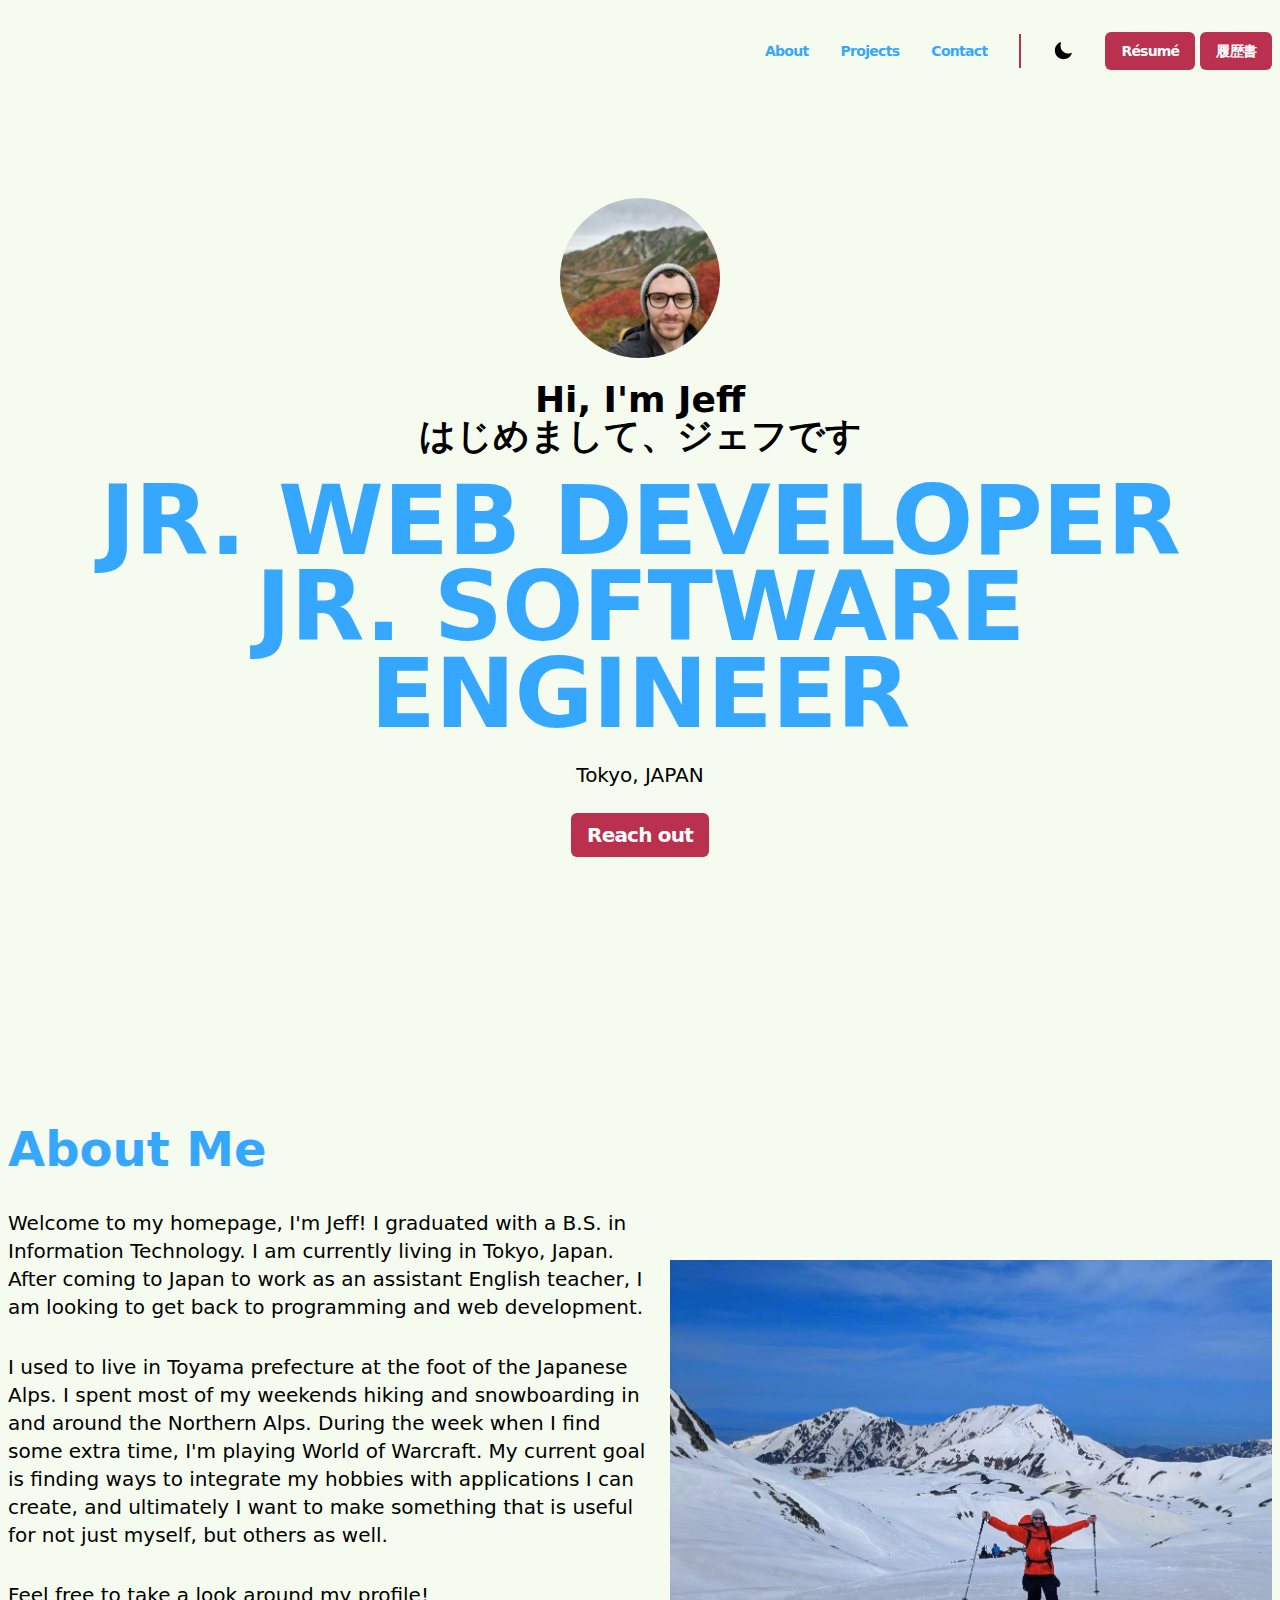
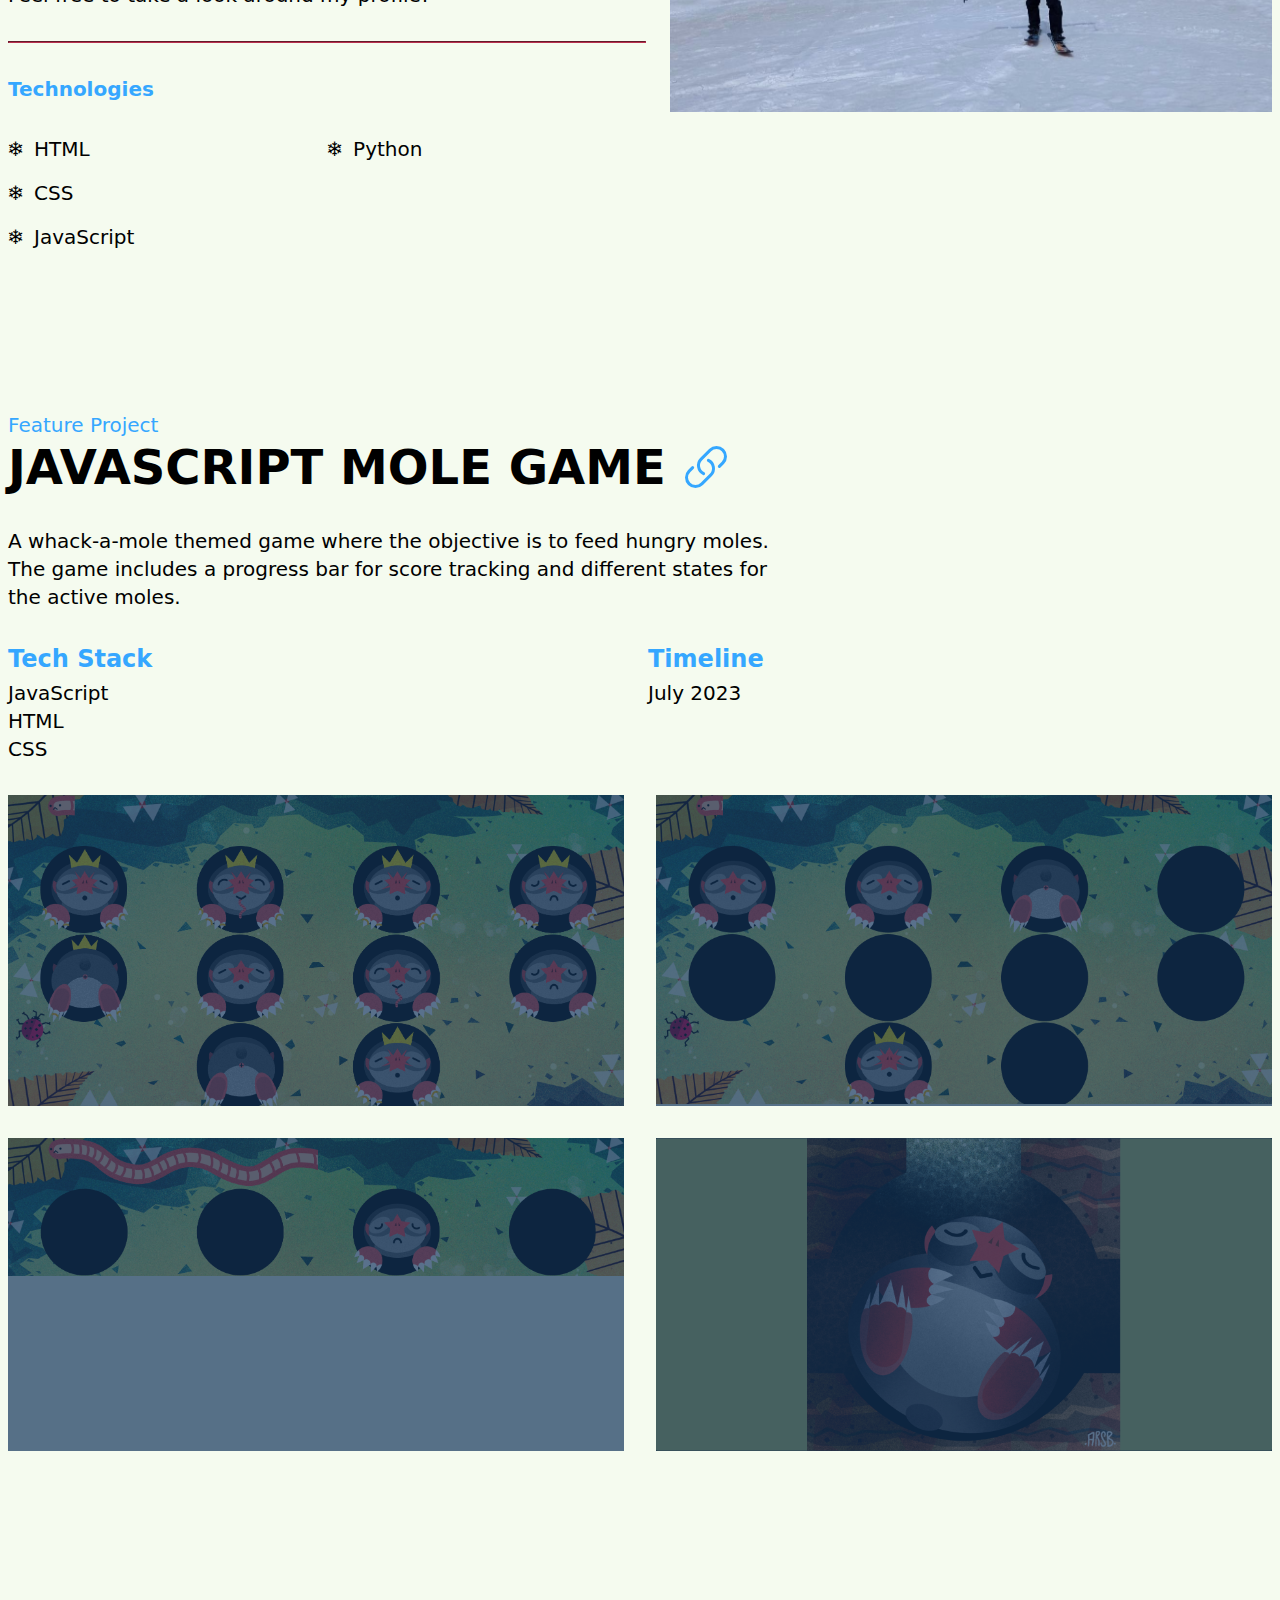
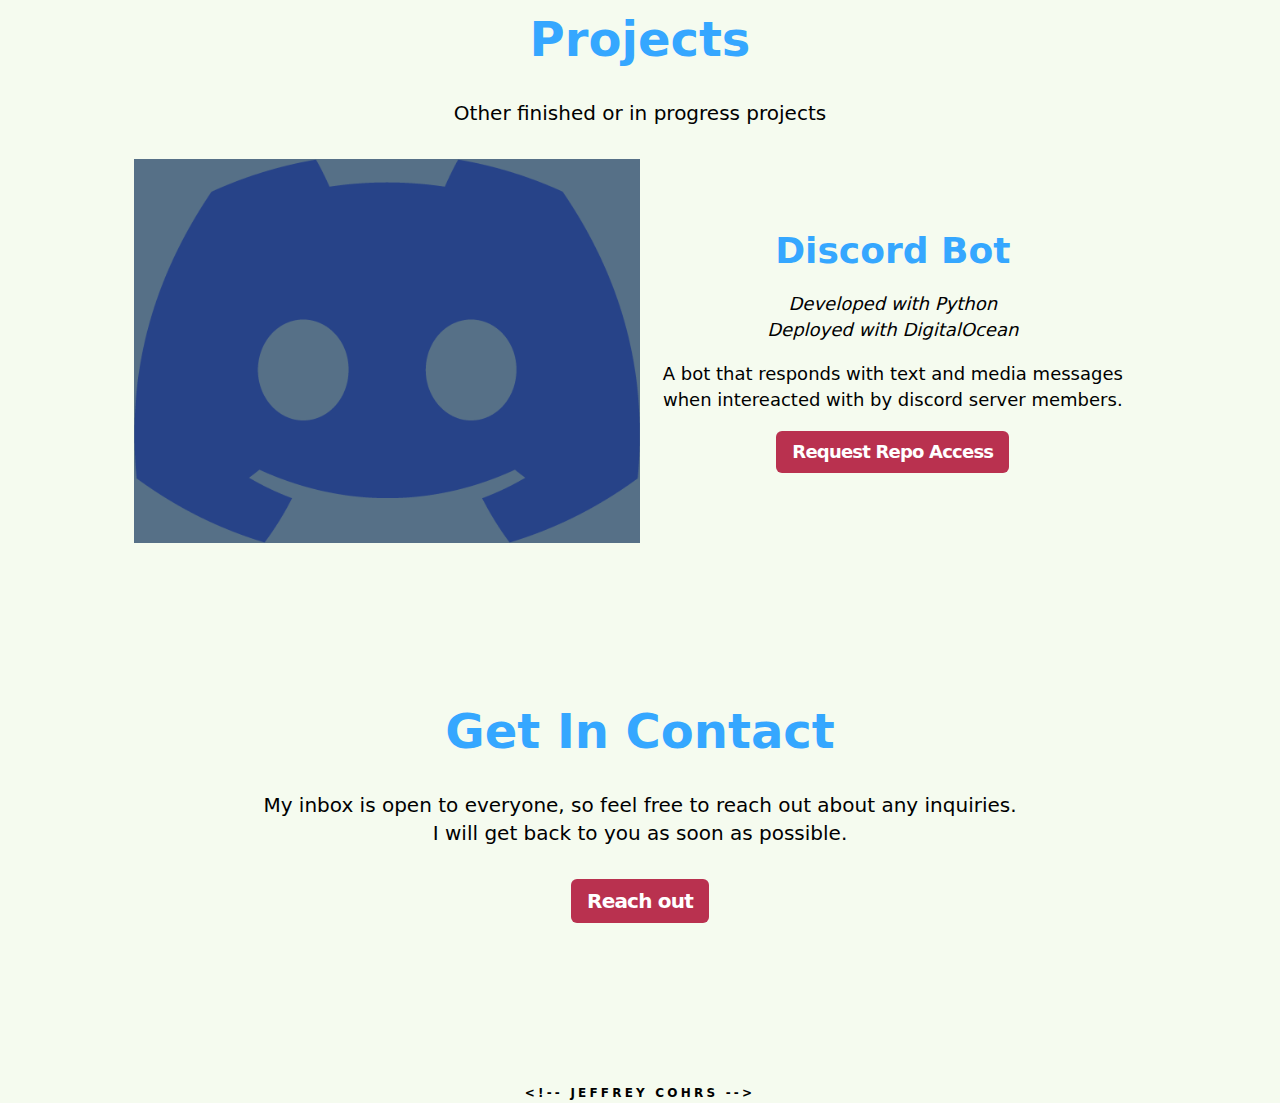
<file: index.html>
<!DOCTYPE html>
<html lang="en">
<head>
    <meta charset="UTF-8">
    <meta name="viewport" content="width=device-width, initial-scale=1.0">
	<meta name="description" content="portfolio website for jeffrey cohrs">
	<meta name="keywords" content="jeff, jeffrey, cohrs">
    <title>Jeff Cohrs</title>
	<link rel="stylesheet" href="css/normalize.css">
	<link rel="stylesheet" href="css/components/header.css">
    <link rel="stylesheet" href="css/style.css">
	<link rel="stylesheet" href="css/components/hero.css">
	<link rel="stylesheet" href="css/components/about.css">
	<link rel="stylesheet" href="css/components/featured.css">
	<link rel="stylesheet" href="css/components/work.css">
	<link rel="stylesheet" href="css/components/contact.css">
	<link rel="stylesheet" href="css/components/footer.css">
	<link rel="stylesheet" href="css/components/mobile-nav.css">
	<link rel="stylesheet" href="css/utils.css">
</head>

<body>
	<header class="header container">
		<nav>
			<ul class="header__menu">
				<li>
					<a class="header__link" href="#about">About</a>
				</li>
				<li>
					<a class="header__link" href="#featured">Projects</a>
				</li>
				<li>
					<a class="header__link" href="#contact">Contact</a>
				</li>
				<li class="header__line"></li>
				<li>
					<button aria-label="dark mode toggle button" id="theme-toggle" class="header__toggle">
						<!-- sun -->					
						<svg xmlns="http://www.w3.org/2000/svg" viewBox="0 0 24 24" fill="currentColor" id="toggle-sun" style="display: none;">
							<path d="M12 2.25a.75.75 0 01.75.75v2.25a.75.75 0 01-1.5 0V3a.75.75 0 01.75-.75zM7.5 12a4.5 4.5 0 119 0 4.5 4.5 0 01-9 0zM18.894 6.166a.75.75 0 00-1.06-1.06l-1.591 1.59a.75.75 0 101.06 1.061l1.591-1.59zM21.75 12a.75.75 0 01-.75.75h-2.25a.75.75 0 010-1.5H21a.75.75 0 01.75.75zM17.834 18.894a.75.75 0 001.06-1.06l-1.59-1.591a.75.75 0 10-1.061 1.06l1.59 1.591zM12 18a.75.75 0 01.75.75V21a.75.75 0 01-1.5 0v-2.25A.75.75 0 0112 18zM7.758 17.303a.75.75 0 00-1.061-1.06l-1.591 1.59a.75.75 0 001.06 1.061l1.591-1.59zM6 12a.75.75 0 01-.75.75H3a.75.75 0 010-1.5h2.25A.75.75 0 016 12zM6.697 7.757a.75.75 0 001.06-1.06l-1.59-1.591a.75.75 0 00-1.061 1.06l1.59 1.591z" />
						</svg>
						<!-- moon -->
						<svg xmlns="http://www.w3.org/2000/svg" viewBox="0 0 24 24" fill="currentColor" id="toggle-moon" style="color: black">
							<path fill-rule="evenodd" d="M9.528 1.718a.75.75 0 01.162.819A8.97 8.97 0 009 6a9 9 0 009 9 8.97 8.97 0 003.463-.69.75.75 0 01.981.98 10.503 10.503 0 01-9.694 6.46c-5.799 0-10.5-4.701-10.5-10.5 0-4.368 2.667-8.112 6.46-9.694a.75.75 0 01.818.162z" clip-rule="evenodd" />
						</svg>				  
					</button>
				</li>
				<li>
					<!-- download="jeffrey_cohrs_résumé" -->
					<a class="header__resume btn" href="Jeffrey Cohrs Resume.pdf" target="_blank">Résumé</a>
					<a class="header__resume btn" href="履歴書＿コーズ・ジェフリー.pdf" target="_blank">履歴書</a>
				</li>
			</ul>

			<button aria-label="mobile navigation menu button" class="header__hamburger" title="hamburger-menu">
				<svg xmlns="http://www.w3.org/2000/svg" viewBox="0 0 24 24" fill="currentColor">
					<path fill-rule="evenodd" d="M3 6.75A.75.75 0 013.75 6h16.5a.75.75 0 010 1.5H3.75A.75.75 0 013 6.75zM3 12a.75.75 0 01.75-.75h16.5a.75.75 0 010 1.5H3.75A.75.75 0 013 12zm0 5.25a.75.75 0 01.75-.75h16.5a.75.75 0 010 1.5H3.75a.75.75 0 01-.75-.75z" clip-rule="evenodd" />
				</svg>				  
			</button>
		</nav>
	</header>
	<!-- Mobile Navigation -->
	<div class="mobile-nav">
		<nav>
			<ul class="mobile-nav__menu">
				<li>
					<a href="#about" class="mobile-nav__link">About</a>
				</li>
				<li>
					<a href="#featured" class="mobile-nav__link">Projects</a>
				</li>
				<li>
					<a href="#contact" class="mobile-nav__link">Contact</a>
				</li>
				<li class="mobile-nav__link-line"></li>
				<li>
					<button aria-label="mobile navigation dark mode toggle button" id="theme-toggle" class="mobile-nav__toggle">
						<!-- sun -->					
						<svg xmlns="http://www.w3.org/2000/svg" viewBox="0 0 24 24" fill="currentColor" id="toggle-sun">
							<path d="M12 2.25a.75.75 0 01.75.75v2.25a.75.75 0 01-1.5 0V3a.75.75 0 01.75-.75zM7.5 12a4.5 4.5 0 119 0 4.5 4.5 0 01-9 0zM18.894 6.166a.75.75 0 00-1.06-1.06l-1.591 1.59a.75.75 0 101.06 1.061l1.591-1.59zM21.75 12a.75.75 0 01-.75.75h-2.25a.75.75 0 010-1.5H21a.75.75 0 01.75.75zM17.834 18.894a.75.75 0 001.06-1.06l-1.59-1.591a.75.75 0 10-1.061 1.06l1.59 1.591zM12 18a.75.75 0 01.75.75V21a.75.75 0 01-1.5 0v-2.25A.75.75 0 0112 18zM7.758 17.303a.75.75 0 00-1.061-1.06l-1.591 1.59a.75.75 0 001.06 1.061l1.591-1.59zM6 12a.75.75 0 01-.75.75H3a.75.75 0 010-1.5h2.25A.75.75 0 016 12zM6.697 7.757a.75.75 0 001.06-1.06l-1.59-1.591a.75.75 0 00-1.061 1.06l1.59 1.591z" />
						  </svg>
						<!-- moon -->
						<svg xmlns="http://www.w3.org/2000/svg" viewBox="0 0 24 24" fill="currentColor" id="toggle-moon" style="display: none; color: black">
							<path fill-rule="evenodd" d="M9.528 1.718a.75.75 0 01.162.819A8.97 8.97 0 009 6a9 9 0 009 9 8.97 8.97 0 003.463-.69.75.75 0 01.981.98 10.503 10.503 0 01-9.694 6.46c-5.799 0-10.5-4.701-10.5-10.5 0-4.368 2.667-8.112 6.46-9.694a.75.75 0 01.818.162z" clip-rule="evenodd" />
						</svg>
					</button>
				</li>
				<li>
					<a href="Jeffrey Cohrs Resume.pdf" class="mobile-nav__btn btn" download="jeffrey_cohrs_résumé" target="_blank">Résumé</a>
				</li>
			</ul>
		</nav>
	</div>
	<!-- End of Mobile Navigation -->
	<main>
		<section class="hero container">
			<img loading="lazy" class="hero__img" src="img/hero_img.jpg" alt="hero picture">
			<h2 class="hero__subtitle">Hi, I'm Jeff<br>
				はじめまして、ジェフです</h2>
			<h1 class="hero__title">
				Jr. Web developer<br>
				Jr. Software Engineer
			</h1>
			<p class="hero__description">Tokyo, JAPAN</p>
			<a href="mailto:jeffscohrs@gmail.com" target="_blank" class="contact__btn btn">Reach out</a>
		</section>
		<section id="about" class="about container section">
			<div class="about__content">
				<h2 class="about__title">About Me</h2>
				<p class="about__description">Welcome to my homepage, I'm Jeff! I graduated with a B.S. in Information Technology. I am currently living in Tokyo, Japan. After coming to Japan to work as an assistant English teacher, I am looking to get back to programming and web development. </p>
				<p class="about__description">I used to live in Toyama prefecture at the foot of the Japanese Alps. I spent most of my weekends hiking and snowboarding in and around the Northern Alps. During the week when I find some extra time, I'm playing World of Warcraft. My current goal is finding ways to integrate my hobbies with applications I can create, and ultimately I want to make something that is useful for not just myself, but others as well. </p>
				<p class="about__description">Feel free to take a look around my profile!</p>
				<hr class="about__hr">
				<h3 class="about__subtitle">Technologies</h3>
				<div class="about__skill__list-container">
					<ul class="about__skill__list">
						<li class="about__skill">HTML</li>
						<li class="about__skill">CSS</li>
						<li class="about__skill">JavaScript</li>
					</ul>

					<ul class="about__skill__list">
						<!-- <li class="about__skill">React.js</li> -->
						<li class="about__skill">Python</li>
						<!-- <li class="about__skill"></li> -->
					</ul>
				</div>
			</div>
			<div class="about__img-wrapper">
				<img loading="lazy" class="about__img" src="img/profile_img.jpg" alt="profile picture">
			</div>
		</section>
		<section id="featured" class="featured container section">
			<h3 class="featured__subtitle">Feature project</h3>
			<div class="featured__wrapper">
				<h2 class="featured__title">JavaScript Mole Game</h2>
				<a aria-label="link to featured website" href="./Mole Game/mole.html" class="featured__link" target="_blank"><svg xmlns="http://www.w3.org/2000/svg" fill="none" viewBox="0 0 24 24" stroke-width="1.5" stroke="currentColor">
					<path stroke-linecap="round" stroke-linejoin="round" d="M13.19 8.688a4.5 4.5 0 011.242 7.244l-4.5 4.5a4.5 4.5 0 01-6.364-6.364l1.757-1.757m13.35-.622l1.757-1.757a4.5 4.5 0 00-6.364-6.364l-4.5 4.5a4.5 4.5 0 001.242 7.244" />
				</svg>
				</a>
			</div>
			<p class="featured__description">A whack-a-mole themed game where the objective is to feed hungry moles. The game includes a progress bar for score tracking and different states for the active moles.</p>
			<div class="featured__info-container">
				<div>
					<h3 class="featured__label">Tech Stack</h3>
					<ul class="featured__tech-stack">
						<li class="featured__info">JavaScript</li>
						<li class="featured__info">HTML</li>
						<li class="featured__info">CSS</li>
						<!-- <li class="featured__info">tech 4</li>
						<li class="featured__info">tech 5</li>
						<li class="featured__info">tech 6</li> -->
					</ul>
				</div>
				<!-- <div>
					<h3 class="featured__label">Project type</h3>
					<p class="featured__info"></p>
				</div> -->
				<div>
					<h3 class="featured__label">Timeline</h3>
					<p class="featured__info">July 2023</p>
				</div>
			</div>
			<div class="featured__img-container">
				<div class="featured__img-wrapper">
					<img loading="lazy" src="img/mole_game_start.png" alt="" />
				</div>
				<div class="featured__img-wrapper">
					<img loading="lazy" src="img/mole_game_board.png" alt="" />
				</div>
				<div class="featured__img-wrapper">
					<img loading="lazy" src="img/mole_game_progress.png" alt="" />
				</div>
				<div class="featured__img-wrapper">
					<img loading="lazy" src="img/mole_game_win.png" alt="" />
				</div>
			</div>
		</section>
		<section class="work container section">
			<h2 class="work__title">Projects</h2>
			<p class="work__description">Other finished or in progress projects</p>
			<div class="work__container">
				<!-- Project 1 -->
				<!-- <h3 class="work__project-title">Personal Blog Website</h3>
				<div class="work__img-wrapper work__image1">
					<img loading="lazy" src="img/placeholder.png" alt="personal blog website preview image">
				</div>
				<div class="work__project work_content1">
					<h3 class="work__project-subtitle">Personal Blog Website</h3>
					<p class="work__project-description1">Developed with Python and Django <br> Deployed with DigitalOcean</p>
					<p class="work__project-description2">A simple blog to archive my adventures in Japan. I also use it as a means to keep friends and family updated with my life overseas.</p>
					<a href="https://jeffinjapan.blog" class="btn work__project-btn" target="_blank">Website</a>
				</div> -->
				<!-- Project 2 -->
				<!-- <h3 class="work__project-title">Todo List</h3>
				<div class="work__img-wrapper work_image2">
					<img loading="lazy" src="img/to_do_list_preview.png" alt="todo list website preview image">
				</div>
				<div class="work__project work__content2">
					<h3 class="work__project-subtitle">Todo List</h3>
					<p class="work__project-description1">Developed with React.js <br> Deployed with Netlify</p>
					<p class="work__project-description2">A simple todo list as an introduction to React.js</p>
					<a href="https://stellar-muffin-73929c.netlify.app/" class="btn work__project-btn" target="_blank">Website</a>
				</div> -->
				<!-- Project 3 -->
				<h3 class="work__project-title">Discord Bot</h3>
				<div class="work__img-wrapper work__image3">
					<img loading="lazy" src="img/discord-mark-blue.png" alt="discord logo image"> <!-- square picture -->
				</div>
				<div class="work__project work__content3">
					<h3 class="work__project-subtitle">Discord Bot</h3>
					<p class="work__project-description1">Developed with Python <br> Deployed with DigitalOcean</p>
					<p class="work__project-description2">A bot that responds with text and media messages when intereacted with by discord server members.</p>
					<a href="mailto:jeffscohrs@gmail.com?subject=Discord bot GitHub Access Request&body=Requesting access to the discord bot GitHub repository" class="btn work__project-btn" target="_blank">Request Repo Access</a>
				</div>
			</div>
		</section>
		<section id="contact" class="contact container section">
			<h2 class="contact__title">Get In Contact</h2>
			<p class="contact__description">My inbox is open to everyone, so feel free to reach out about any inquiries. I will get back to you as soon as possible.</p>
			<a href="mailto:jeffscohrs@gmail.com" target="_blank" class="contact__btn btn">Reach out</a>
		</section>
	</main>
	<footer class="footer container section">
		<h3 class="footer__title">&lt;!-- Jeffrey Cohrs --&gt;</h3>
	</footer>

	<script src="js/main.js"></script>
</body>
</html>
</file>
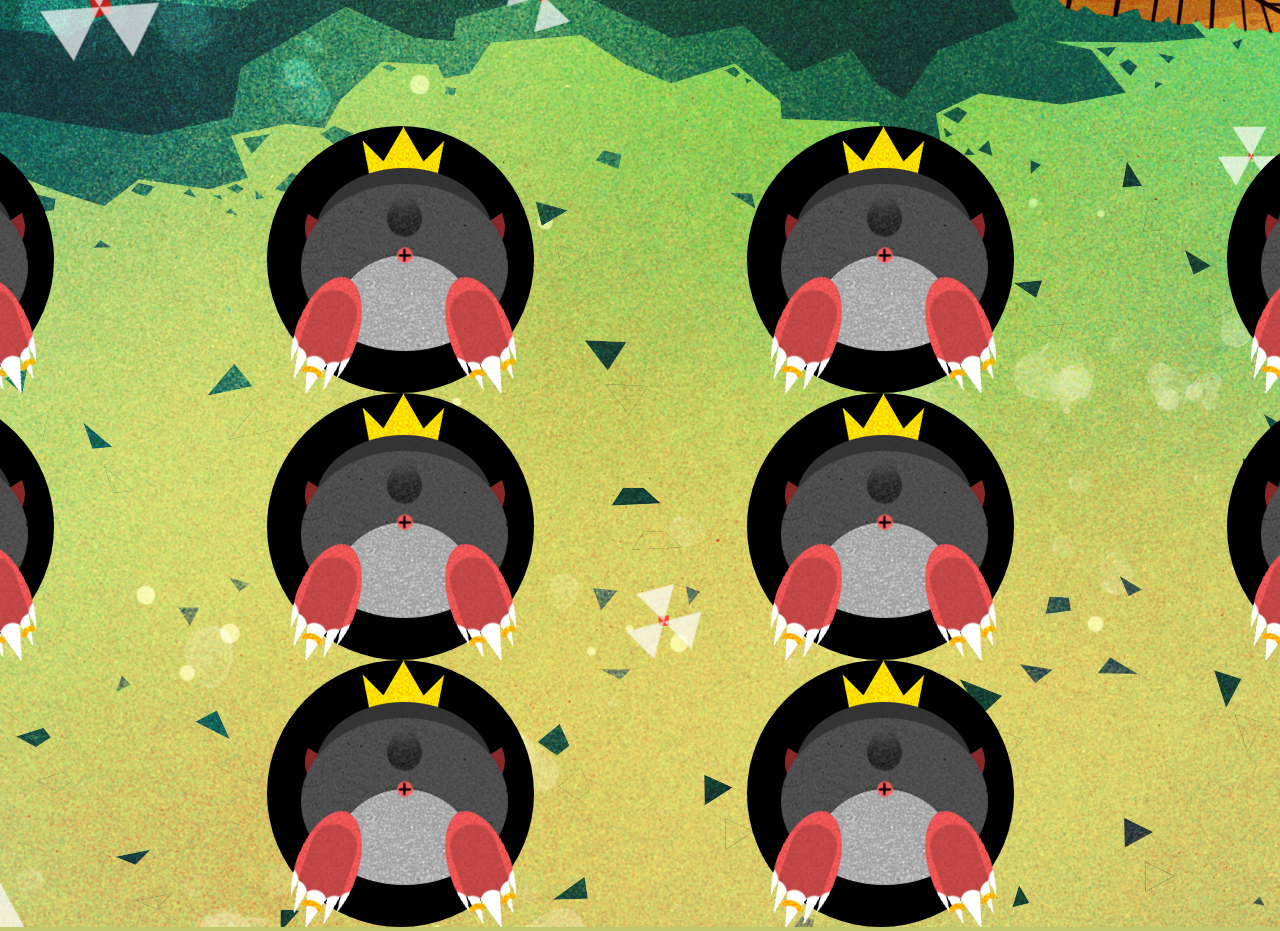
<file: Mole Game/mole.html>
<!DOCTYPE html>
<html lang="en">

<head>
  <meta charset="UTF-8">
  <meta name="viewport" content="width=device-width, initial-scale=1.0">
  <meta http-equiv="X-UA-Compatible" content="ie=edge">
  <title>Star Moles!</title>
  <link rel="stylesheet" href="css/mole.css">
</head>

<body>
  <section class="bg">
    <div class="worm-box">
      <div style="width: 5%" class="worm-container">
        <img class="worm" src="img/worm.png" alt="worm meter">
      </div>
    </div>
    <div class="hole-container">
      <div class="hole" id="hole-0"><img data-index="0" src="img/king-mole-hungry.png" alt="mole" class="mole"></div>
    </div>
    <div class="hole-container">
      <div class="hole" id="hole-1"><img data-index="1" src="img/king-mole-fed.png" alt="mole" class="mole"></div>
    </div>
    <div class="hole-container">
      <div class="hole" id="hole-2"><img data-index="2" src="img/king-mole-hungry.png" alt="mole" class="mole"></div>
    </div>
    <div class="hole-container">
      <div class="hole" id="hole-3"><img data-index="3" src="img/king-mole-sad.png" alt="mole" class="mole"></div>
    </div>
    <div class="hole-container">
      <div class="hole" id="hole-4"><img data-index="4" src="img/king-mole-leaving.png" alt="mole" class="mole"></div>
    </div>
    <div class="hole-container">
      <div class="hole" id="hole-5"><img data-index="5" src="img/mole-hungry.png" alt="mole" class="mole"></div>
    </div>
    <div class="hole-container">
      <div class="hole" id="hole-6"><img data-index="6" src="img/mole-fed.png" alt="mole" class="mole"></div>
    </div>
    <div class="hole-container">
      <div class="hole" id="hole-7"><img data-index="7" src="img/mole-sad.png" alt="mole" class="mole"></div>
    </div>
    <div class="hole-container">
      <div class="hole" id="hole-8"><img data-index="8" src="img/mole-leaving.png" alt="mole" class="mole"></div>
    </div>
    <div class="hole-container">
      <div class="hole" id="hole-9"><img data-index="9" src="img/king-mole-hungry.png" alt="happy mole" class="mole"></div>
    </div>
  </section>
  <img class="win" src="img/win.png" alt="mole">
  <script src="js/mole.js"></script>
</body>

</html>
</file>
<file: css/components/header.css>
.header {
    display: flex;
    justify-content: flex-end;
    align-items: center;
    padding-top: 2rem;
    padding-bottom: 2rem;
    position: relative;
    z-index: 9999
}

.header__menu {
    display: none;
}

.header__hamburger {
    color: var(--clr-pink);
    width: var(--size-2xl);
    height: var(--size-2xl);
    display: block;
}


/* xs */
/* @media (min-width: 475px)*/

/* sm */
/* @media (min-width: 640px)*/

/* md */
@media (min-width: 768px) {
    .header__menu {
        display: flex;
        align-items: center;
        list-style: none;
        padding: 0;
        gap: 2em;
    }
    
    .header__link {
        font-size: var(--size-xs);
        text-decoration: none;
        font-weight: 600;
        letter-spacing: -0.05em;
        transition: color 0.3s;
    }
    
    .header__link:hover {
        color: var(--clr-pink);
    }
    
    .header__line {
        border: 1px solid var(--clr-red);
        padding-top: 2em;
    }
    
    .header__toggle {
        display: block;
        color: white; 
        width: var(--size-base);
        height: var(--size-base);
    }
    
    .header__resume {
        font-size: var(--size-xs);
    }

    .header__hamburger {
        display: none;
    }
}

/* lg */
@media (min-width: 1024px) {
    .header__link {
        font-size: var(--size-sm);
    }

    .header__toggle {
        width: var(--size-xl);
        height: var(--size-xl);
    }
    
    .header__resume {
        font-size: var(--size-sm);
    }
}

/* xl */
/* @media (min-width: 1280px)*/

/* 2xl */
/* @media (min-width: 1536px)*/
</file>
<file: css/components/hero.css>
.hero {
    text-align: center;
    display: flex; /* fix hero image alignment and access to gap property */
    flex-direction: column;
    justify-content: center;
    align-items: center;
    gap: 1rem;
    margin-top: 2rem;
}

.hero__img {
    border-radius: 50%;
    width: 6rem;
    height: 6rem;
    object-fit: cover;
}

.hero__subtitle {
    color: var(--clr-text);
    font-size: var(--size-base);
    line-height: 1;
}

.hero__title {
    color: var(--clr-header);
    text-transform: uppercase;
    font-size: var(--size-4xl);
    letter-spacing: -0.05rem;
    line-height: 0.9;
}

.hero__description {
    max-width: 60ch;
    font-size: var(--size-sm);
    color: var(--clr-text);
}

/* .hero__btn {
    text-transform: capitalize;
    font-size: var(--size-sm);
} */

/* xs */
@media (min-width: 475px) {
    .hero {
        gap: 1.5rem;
    }
    
    .hero__img {
        width: 6.5rem;
        height: 6.5rem;
    }
    
    .hero__subtitle {
        font-size: var(--size-lg);
    }
    
    .hero__title {
        font-size: var(--size-4xl);
    }
    
    .hero__description {
        font-size: var(--size-base);
    }
    
    .hero__btn {
        font-size: var(--size-base);
    }
}

/* sm */
/* @media (min-width: 640px) */

/* md */
/* @media (min-width: 768px)*/

/* lg */
@media (min-width: 1024px) {
    .hero__img {
        width: 8rem;
        height: 8rem;
    }
    
    .hero__subtitle {
        font-size: var(--size-2xl);
    }
    
    .hero__title {
        font-size: var(--size-7xl);
    }
    
    .hero__description {
        font-size: var(--size-lg);
    }
    
    .hero__btn {
        font-size: var(--size-lg);
    }
}

/* xl */
@media (min-width: 1280px) {
    .hero {
        margin-top: 6rem;
    }

    .hero::after {
        content: '';
        display: block;
        margin-bottom: 5rem;
    }

    .hero__img {
        width: 10rem;
        height: 10rem;
    }
    
    .hero__subtitle {
        font-size: var(--size-4xl);
    }
    
    .hero__title {
        font-size: var(--size-8xl);
    }
    
    .hero__description {
        font-size: var(--size-xl);
    }
    
    .hero__btn {
        font-size: var(--size-xl);
    }
}

/* 2xl */
/* @media (min-width: 1536px) */
</file>
<file: css/components/about.css>
.about {
    display: flex;
    flex-direction: column;
    gap: 1em;
}

.about__content {
    display: flex;
    flex-direction: column;
    gap: 1rem;
}

.about__title {
    font-size: var(--size-2xl);
    color: var(--clr-header);
}

.about__description {
    max-width: 60ch;
    font-size: var(--size-sm);
    color: var(--clr-text);
}

.about__hr {
    border-color: var(--clr-red);
}

.about__subtitle {
    font-size: var(--size-sm);
    color: var(--clr-header);
}

.about__skill__list-container {
    display: flex;
}

.about__skill__list {
    display: flex;
    flex-direction: column;
    gap: 1em;
    list-style: '\2744';
    padding-left: 1em;
    flex: 1;
}

.about__skill {
    font-size: var(--size-sm);
    color: var(--clr-text);
}

.about__skill::before {
    content: '';
    margin-left: 0.5em;
}


/* xs */
@media (min-width: 475px){
    .about {
        gap: 1.5em;
    }
    
    .about__content {
        gap: 1.5rem;
    }
    
    .about__title {
        font-size: var(--size-3xl);
    }
    
    .about__description {
        font-size: var(--size-base);
    }
    
    .about__subtitle {
        font-size: var(--size-base);
    }
    
    .about__skill {
        font-size: var(--size-base);
    }
}

/* sm */
@media (min-width: 640px) {
    .about__img-wrapper {
        margin: 0 auto;
    }
    
    .about__img {
        width: 28.675rem;
    } /* stop the about image from automatically resizing */
}

/* md */
/* @media (min-width: 768px)*/

/* lg */
@media (min-width: 1024px) {
    .about {
        flex-direction: row;
        justify-content: space-between;
        align-items: center;
    }

    .about__title {
        font-size: var(--size-4xl);
    }
    
    .about__description {
        font-size: var(--size-lg);
    }
    
    .about__subtitle {
        font-size: var(--size-lg);
    }
    
    .about__skill {
        font-size: var(--size-lg);
    }

    .about__img {
        width: 40rem;
    }
}

/* xl */
@media (min-width: 1280px) {
    .about__content {
        gap: 2rem;
    }

    .about__title {
        font-size: var(--size-5xl);
    }
    
    .about__description {
        font-size: var(--size-xl);
    }
    
    .about__subtitle {
        font-size: var(--size-xl);
    }
    
    .about__skill {
        font-size: var(--size-xl);
    }

    .about__img {
        width: 45rem;
    }
}

/* 2xl */
@media (min-width: 1536px) {
    .about__img {
        width: 50rem;
    }
}
</file>
<file: css/components/featured.css>
.featured__subtitle {
    font-size: var(--size-sm);
    color: var(--clr-header);
    text-transform: capitalize;
    font-weight: 400;
}

.featured__wrapper {
    display: flex;
    align-items: center;
    gap: 1rem;
}

.featured__title {
    font-size: var(--size-2xl);
    color: var(--clr-text);
    text-transform: uppercase;
}

.featured__link {
    width: var(--size-2xl);
    height: var(--size-2xl);
}

.featured__description {
    max-width: 60ch;
    color: var(--clr-text);
    font-size: var(--size-sm);
    margin: 1rem 0;
}

.featured__label {
    font-size: var(--size-base);
    color: var(--clr-header);
    text-transform: capitalize;
    margin-bottom: 0.25rem;
}

.featured__tech-stack {
    padding: 0;
    list-style: none;
}

.featured__info-container {
    display: flex;
    flex-wrap: wrap;
    gap: 1rem;
}

.featured__info-container div {
    flex: 1;
    min-width: 250px;
}

.featured__info {
    font-size: var(--size-sm);
    color: var(--clr-text);
    text-transform: capitalize;
}

.featured__img-container {
    margin-top: 1rem;
    display: grid;
    grid-gap: 1rem;
    grid-template-columns: repeat(auto-fit, minmax(300px, 1fr));
}

.featured__img-wrapper {
    position: relative;
}

.featured__img-wrapper::after {
    content: '';
    background-color: var(--clr-cover);
    opacity: 0.7;
    width: 100%;
    height: 100%;
    position: absolute;
    top: 0;
    left: 0;
    z-index: 1;
    transition: background-color 0.3s;
}

.featured__img-wrapper:hover::after {
    background-color: var(--clr-cover);
    opacity: 0.1;
}

/* xs */
@media (min-width: 475px) {
    .featured__subtitle {
        font-size: var(--size-base);
    }

    .featured__title {
        font-size: var(--size-3xl);
    }

    .featured__link {
        width: var(--size-3xl);
        height: var(--size-3xl);
    }

    .featured__description {
        font-size: var(--size-base);
        margin: 1.5rem 0;
    }

    .featured__label {
        font-size: var(--size-lg);
    }

    .featured__info {
        font-size: var(--size-base);
    }

    .featured__img-container {
        margin-top: 1.5rem;
        grid-gap: 1.5rem;
    }
}

/* sm */
@media (min-width: 640px) {
    .featured__img-container {
        grid-template-columns: repeat(auto-fit, minmax(500px, 1fr));
    }
}

/* md */
/* @media (min-width: 768px)*/

/* lg */
@media (min-width: 1024px) {
    .featured__subtitle {
        font-size: var(--size-lg);
    }

    .featured__title {
        font-size: var(--size-4xl);
    }

    .featured__link {
        width: var(--size-4xl);
        height: var(--size-4xl);
    }

    .featured__description {
        font-size: var(--size-lg);
    }

    .featured__label {
        font-size: var(--size-xl);
    }

    .featured__info {
        font-size: var(--size-lg);
    }
}

/* xl */
@media (min-width: 1280px) {
    .featured__subtitle {
        font-size: var(--size-xl);
    }

    .featured__title {
        font-size: var(--size-5xl);
    }

    .featured__link {
        width: var(--size-5xl);
        height: var(--size-5xl);
    }

    .featured__description {
        font-size: var(--size-xl);
        margin: 2rem 0;
    }

    .featured__label {
        font-size: var(--size-2xl);
    }

    .featured__info {
        font-size: var(--size-xl);
    }

    .featured__img-container {
        margin-top: 2rem;
        grid-gap: 2rem;
    }
}

/* 2xl */
/* @media (min-width: 1536px) */
</file>
<file: css/components/work.css>
.work {
    text-align: center;
}

.work__title {
    font-size: var(--size-2xl);
    color: var(--clr-header);
}

.work__description {
    max-width: 60ch;
    font-size: var(--size-sm);
    color: var(--clr-text);
    margin: 1rem auto;
}

.work__project-title {
    font-size: var(--size-base);
    color: var(--clr-header);
    margin-bottom: 1rem;
}

.work__img-wrapper {
    position: relative;
}

.work__img-wrapper::after {
    content: '';
    background-color: var(--clr-cover);
    opacity: 0.7;
    width: 100%;
    height: 100%;
    position: absolute;
    top: 0;
    left: 0;
    z-index: 1;
    transition: background-color 0.3s;
}

.work__img-wrapper:hover::after {
    background-color: var(--clr-cover);
    opacity: 0.4;
}

.work__project:not(:last-child) {
    margin-bottom: 5rem;
}

.work__project-description1 {
    font-size: var(--size-sm);
    font-style: italic;
    color: var(--clr-text);
    margin: 1rem 0;
}

.work__project-description2 {
    font-size: var(--size-sm);
    color: var(--clr-text);
    margin-bottom: 1rem;
}

.work__project-btn {
    font-size: var(--size-sm);
}

.work__project-subtitle {
    display: none;
    color: var(--clr-header);
}

/* xs */
@media (min-width: 475px) {
    .work__title {
        font-size: var(--size-3xl);
    }
    
    .work__description {
        font-size: var(--size-base);
        margin: 1.5rem auto;
    }

    .work__project-title {
        font-size: var(--size-lg);
        margin-bottom: 1.5rem;
    }

    .work__project-description1 {
        font-size: var(--size-base);
        margin: 1.5rem 0;
    }
    
    .work__project-description2 {
        font-size: var(--size-base);
        margin-bottom: 1.5rem;
    }

    .work__project-btn {
        font-size: var(--size-base);
    }
}

/* sm */
@media (min-width: 640px) {
    .work__container {
        display: grid;
        grid-template-columns: 1fr 1fr;
        grid-template-areas:
        'image1 content1'
        'content2 image2'
        'image3 content3';
        place-items: center; /* justify + align */
    }

    .work__image1 {
        grid-area: image1;
    }

    .work__image2 {
        grid-area: image2;
    }

    .work__image3 {
        grid-area: image3;
    }

    .work__content1 {
        grid-area: content1;
    }

    .work__content2 {
        grid-area: content2;
    }

    .work__content3 {
        grid-area: content3;
    }

    .work__project {
        padding: 0 1rem;
    }

    .work__project-title {
        display: none;
    }

    .work__project-description1 {
        font-size: var(--size-xs);
        margin: 1em 0;
    }
    
    .work__project-description2 {
        font-size: var(--size-xs);
        margin-bottom: 1em;
    }

    .work__project-btn {
        font-size: var(--size-xs);
    }

    .work__project:not(:last-child) {
        margin-bottom: 0;
    }

    .work__project-subtitle {
        display: block;
        font-size: var(--size-xl);
    }
}

/* md */
@media (min-width: 768px) {
    .work__project-description1 {
        font-size: var(--size-sm);
    }
    
    .work__project-description2 {
        font-size: var(--size-sm);
    }

    .work__project-btn {
        font-size: var(--size-sm);
    }

    .work__project-subtitle {
        font-size: var(--size-2xl);
    }
}

/* lg */
@media (min-width: 1024px) {
    .work__title {
        font-size: var(--size-4xl);
    }
    
    .work__description {
        font-size: var(--size-lg);
    }

    .work__project-description1 {
        font-size: var(--size-base);
    }
    
    .work__project-description2 {
        font-size: var(--size-base);
    }

    .work__project-btn {
        font-size: var(--size-base);
    }

    .work__project-subtitle {
        font-size: var(--size-3xl);
    }
}

/* xl */
@media (min-width: 1280px) {
    .work__title {
        font-size: var(--size-5xl);
    }
    
    .work__description {
        font-size: var(--size-xl);
        margin: 2rem auto;
    }

    .work__project-description1 {
        font-size: var(--size-lg);
    }
    
    .work__project-description2 {
        font-size: var(--size-lg);
    }

    .work__project-btn {
        font-size: var(--size-lg);
    }

    .work__project-subtitle {
        font-size: var(--size-4xl);
    }

    .work__container {
        width: 80%;
        margin: 0 auto;
    }
}

/* 2xl */
@media (min-width: 1536px) {
    .work__container {
        width: 70%;
    }
}
</file>
<file: css/components/contact.css>
.contact {
    display: flex;
    flex-direction: column;
    justify-content: center;
    align-items: center;
    text-align: center;
    gap: 1rem;
}

.contact__title {
    font-size: var(--size-2xl);
    color: var(--clr-header);
    text-transform: capitalize;
}

.contact__description {
    font-size: var(--size-sm);
    color: var(--clr-text);
    max-width: 60ch;
}

.contact__btn {
    font-size: var(--size-sm);
}

/* xs */
@media (min-width: 475px) {
    .contact {
        gap: 1.5rem;
    }
    
    .contact__title {
        font-size: var(--size-3xl);
    }
    
    .contact__description {
        font-size: var(--size-base);
    }
    
    .contact__btn {
        font-size: var(--size-base);
    }
}

/* sm */
/* @media (min-width: 640px)*/

/* md */
/* @media (min-width: 768px)*/

/* lg */
@media (min-width: 1024px) {
    .contact__title {
        font-size: var(--size-4xl);
    }
    
    .contact__description {
        font-size: var(--size-lg);
    }
    
    .contact__btn {
        font-size: var(--size-lg);
    }
}

/* xl */
@media (min-width: 1280px) {
    .contact {
        gap: 2rem;
    }
    
    .contact__title {
        font-size: var(--size-5xl);
    }
    
    .contact__description {
        font-size: var(--size-xl);
    }
    
    .contact__btn {
        font-size: var(--size-xl);
    }
}

/* 2xl */
/* @media (min-width: 1536px) */
</file>
<file: css/components/footer.css>
.footer__title {
    font-size: var(--size-xs);
    font-weight: 600;
    color: var(--clr-text);
    text-align: center;
    text-transform: uppercase;
    letter-spacing: 0.2rem;
    user-select: none;
}
</file>
<file: css/components/mobile-nav.css>
.mobile-nav {
    position: absolute; /*fixed with no scrollbar */
    top: 0;
    left: 0;
    z-index: 999;
    width: 100%;
    height: 100%;
    background-color: var(--clr-background);
    display: none;
    justify-content: center;
    align-items: center;
    text-align: center;
}

.mobile-nav__menu {
    list-style: none;
    padding: 0;
    display: flex;
    flex-direction: column;
    justify-content: center;
    align-items: center;
    gap: 1rem;
}

.mobile-nav__link {
    font-size: var(--size-sm);
    text-decoration: none;
    font-weight: 600;
    color: var(--clr-text);
    letter-spacing: -0.05em;
    transition: color 0.3s;
}

.mobile-nav__link:hover {
    color: var(--clr-red);
}

.mobile-nav__link-line {
    border: 1px solid var(--clr-red);
    padding-right: 3em;
}

.mobile-nav__toggle {
    display: block;
    width: var(--size-xl);
    height: var(--size-xl);
    color: var(--clr-text);
}

.mobile-nav__btn {
    font-size: var(--size-sm);
}
</file>
<file: css/utils.css>
/* xs */
/* @media (min-width: 475px)*/

/* sm */
/* @media (min-width: 640px)*/

/* md */
/* @media (min-width: 768px)*/

/* lg */
/* @media (min-width: 1024px)*/

/* xl */
/* @media (min-width: 1280px)*/

/* 2xl */
/* @media (min-width: 1536px) */

.btn {
    display: inline-block;
    font-weight: 600;
    text-decoration: none;
    letter-spacing: -0.05rem;
    background-color: var(--clr-red);
    color: white;
    padding: 0.5rem 1rem;
    border-radius: 6px;
}

.container {
    width: 100%;
    margin-left: auto;
    margin-right: auto;
    padding-left: 0.5rem;
    padding-right: 0.5rem;
}

.section {
    margin-top: 5rem;
}

#hidden {
    opacity: none;
}

/* xs */
@media (min-width: 475px) {
    .container {
        max-width: 475px;
    }
}

/* sm */
@media (min-width: 640px) {
    .container {
        max-width: 640px;
    }
}

/* md */
@media (min-width: 768px) {
    .container {
        max-width: 768px;
    }
}

/* lg */
@media (min-width: 1024px) {
    .container {
        max-width: 1024px;
    }
    .section {
        margin-top: 10rem;
    }
}

/* xl */
@media (min-width: 1280px) {
    .container {
        max-width: 1280px;
    }
}

/* 2xl */
@media (min-width: 1536px) {
    .container {
        max-width: 1536px;
    }
}
</file>
<file: Mole Game/css/mole.css>
* {
  box-sizing: border-box;
}

body {
  cursor: url("../img/cursor.png"), default;
  background-color: #c0c86d;
  display: flex;
  justify-content: center;
  align-items: center;
  flex-direction: column;
  padding: 0;
  margin: 0;
  height: 100vh;
  width: 100vw;
}

.bg {
  background-image: url("../img/background.png");
  background-repeat: no-repeat;
  width: 1920px;
  height: 1080px;
  display: flex;
  flex-wrap: wrap;
  justify-content: center;
  align-items: center;
}

.hole {
  background: black;
  border-radius: 50%;
  overflow: visible;
  width: 267px;
  height: 267px;
}

.hole-container {
  width: 25%;
  display: flex;
  justify-content: center;
  align-items: center;
  flex-flow: row nowrap;
}

.mole {
  position: relative;
  right: 30px;
}

.hungry {
  cursor: url("../img/cursor-worm.png"), pointer;
}

.gone {
  display: none;
}

.worm {
  width: 1660px;
}

.worm-container {
  overflow: hidden;
  transition: width 0.5s ease-in-out;
}

.worm-box {
  width: 1660px;
}

.win {
  max-width: 100vw;
  max-height: 100vh;
  display: none;
}

.hide {
  display: none;
}

.show {
  display: block;
}
</file>
<file: css/style.css>
:root {
    --clr-background: #F5FBEF;
    --clr-red: #b9314f;
    --clr-cover: #12355B;
    --clr-header: #35a7ff;
    --clr-text: black;

    /* Tailwind sizes */
    --size-xxs: 0.5rem;
    --size-xs: 0.75rem;
    --size-sm: 0.875rem;
    --size-base: 1rem;
    --size-lg: 1.125rem;
    --size-xl: 1.25rem;
    --size-2xl: 1.5rem;
    --size-3xl: 1.875rem;
    --size-4xl: 2.25rem;
    --size-5xl: 3rem;
    --size-6xl: 3.75rem;
    --size-7xl: 4.5rem;
    --size-8xl: 6rem;
    --size-9xl: 8rem;
    --size-10xl: 10rem;
}

*{
    margin: 0;
    line-height: calc(1em + 0.5rem);
}

html {
    scroll-behavior: smooth;
}

.dark-mode {
    --clr-background: black;
    --clr-red: #b9314f;
    --clr-cover: #12355B;
    --clr-header: #35a7ff;
    --clr-text: #F5FBEF;
}

body {
    background-color: var(--clr-background);
    color: var(--clr-text);
}

img,
picture,
video,
canvas,
svg {
    display: block;
    max-width: 100%;
    -webkit-user-select: none;
    user-select: none;
}

button {
    display: inline-block;
    padding: 0;
    border: none;
    background: none;
    cursor: pointer;
}

strong {
    color: var(--clr-header);
}

a {
    color: var(--clr-header);
    text-decoration: none;
}
</file>
